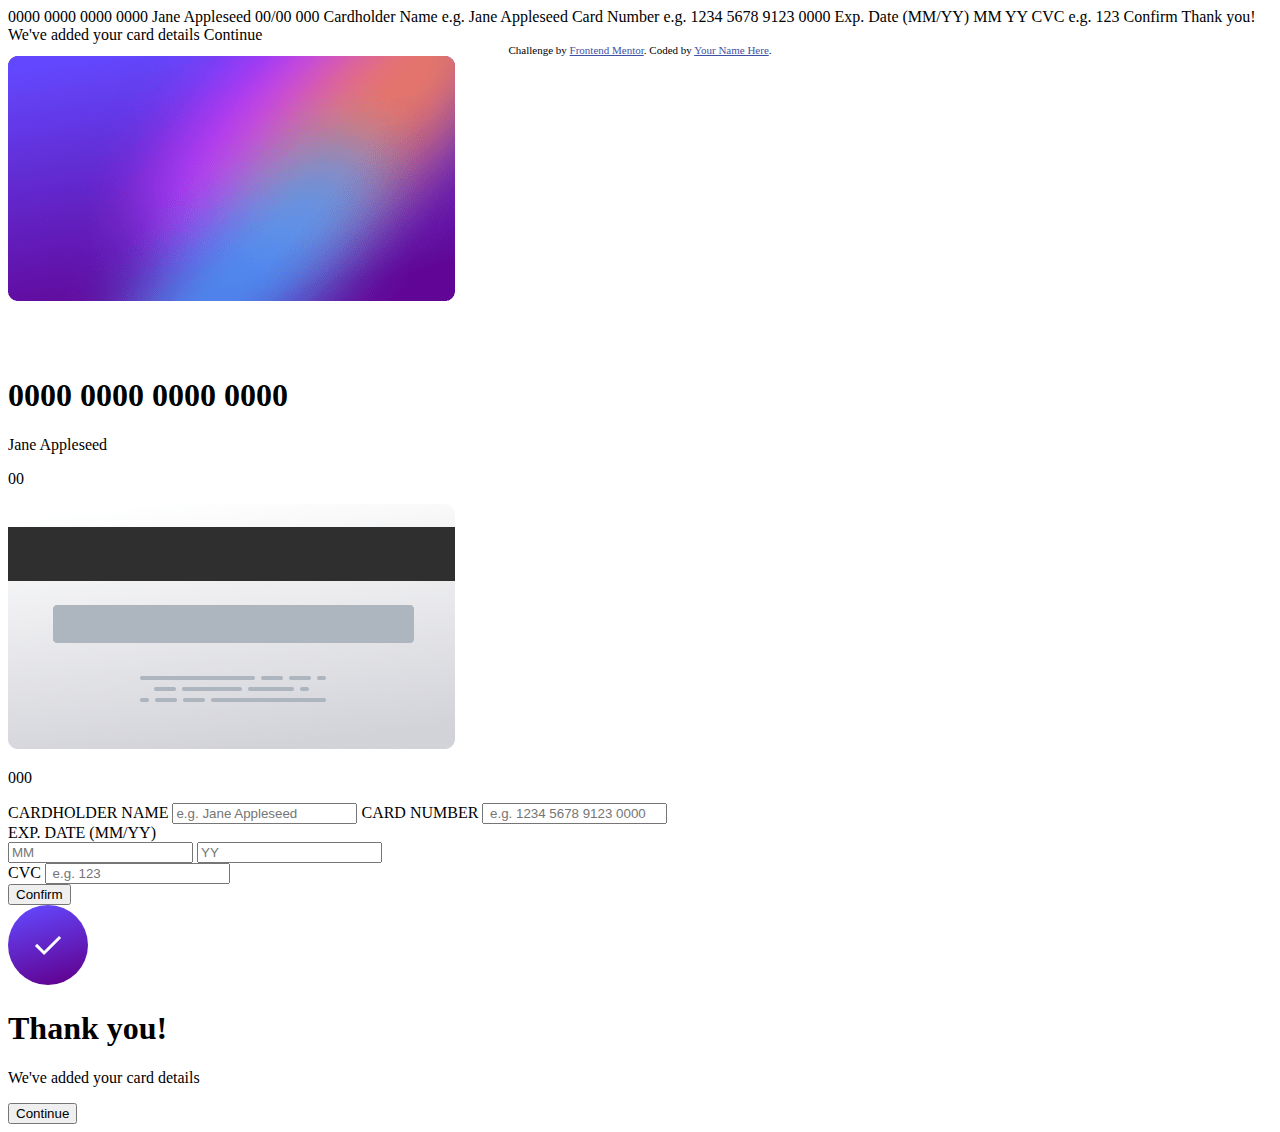
<file: index.html>
<!DOCTYPE html>
<html lang="en">
<head>
  <meta charset="UTF-8">
  <meta name="viewport" content="width=device-width, initial-scale=1.0"> <!-- displays site properly based on user's device -->

  <link rel="icon" type="image/png" sizes="32x32" href="./images/favicon-32x32.png">
  
  <title>Frontend Mentor | Interactive card details form</title>

  <!-- Feel free to remove these styles or customise in your own stylesheet 👍 -->
  <style>
    .attribution { font-size: 11px; text-align: center; }
    .attribution a { color: hsl(228, 45%, 44%); }
  </style>
</head>
<body>

  0000 0000 0000 0000
  Jane Appleseed
  00/00

  000

  Cardholder Name
  e.g. Jane Appleseed

  Card Number
  e.g. 1234 5678 9123 0000

  Exp. Date (MM/YY)
  MM
  YY

  CVC
  e.g. 123

  Confirm

  <!-- Completed state start -->

  Thank you!
  We've added your card details
  Continue
  
  <div class="attribution">
    Challenge by <a href="https://www.frontendmentor.io?ref=challenge" target="_blank">Frontend Mentor</a>. 
    Coded by <a href="#">Your Name Here</a>.
  </div>





  <main class="main-cotainer">
    <section class="cards">
        <div class="front-card">
            <img src="./images/bg-card-front.png" alt="">
            <div class="front-card_data">
              <img src="./images/card-logo.svg" alt="">
              <h1 class="card-number" id="card-number"> 0000 0000 0000 0000</h1>
              <div class="front-card_info">
                <p class="card-name" id="card-name">Jane Appleseed</p>
                <p class="card-date">
                    <span id="card-month">00</span><span id="card-year"></span>
                </p>
              </div>
            </div>
        </div>
        <div class="back-card">
            <img src="./images/bg-card-back.png" alt="">
            <div class="back-card_data">
                <p class="card-cvc" id="card-cvc">000</p>
            </div>
        </div>
    </section>
    <form id="form" class="form" action="">
        <label for="form-name">CARDHOLDER NAME</label>
        <input type="text" id="form-name" name="form-name" placeholder="e.g. Jane Appleseed" maxlength="26" required>
        <span id="error" class="error"></span>
        <label for="form-number">CARD NUMBER</label>
        <input type="text" placeholder=" e.g. 1234 5678 9123 0000" minlength="16" maxlength="16" required>
        <div class="form-date-cvc">
            <div class="form-date">
                <label for="">EXP. DATE (MM/YY)</label>
                <div class="form-date_numbers">
                    <input type="number" id="form-month" name="form-month" placeholder="MM" minlength="2" maxlength="2" required>
                    <input type="text" id="form-year" placeholder="YY" minlength="2" maxlength="2" required>
                </div>
            </div>
            <div class="form-cvc">
                <label for="form-cvc">CVC</label>
                <input type="text" id="form-cvc" placeholder=" e.g. 123" minlength="3" maxlength="3" required>
            </div>
        </div>
        <button class="btn-confirm" type="submit">Confirm</button>
    </form>
    <section class="Completed hidden" id="section-hidden">
        <img src="./images/icon-complete.svg" alt="">
        <h1 id="thanks">Thank you!</h1>
        <p id="info"> We've added your card details</p>
        <button id="btn-continue">Continue</button>

    </section>
</main>








</body>
</html>
</file>
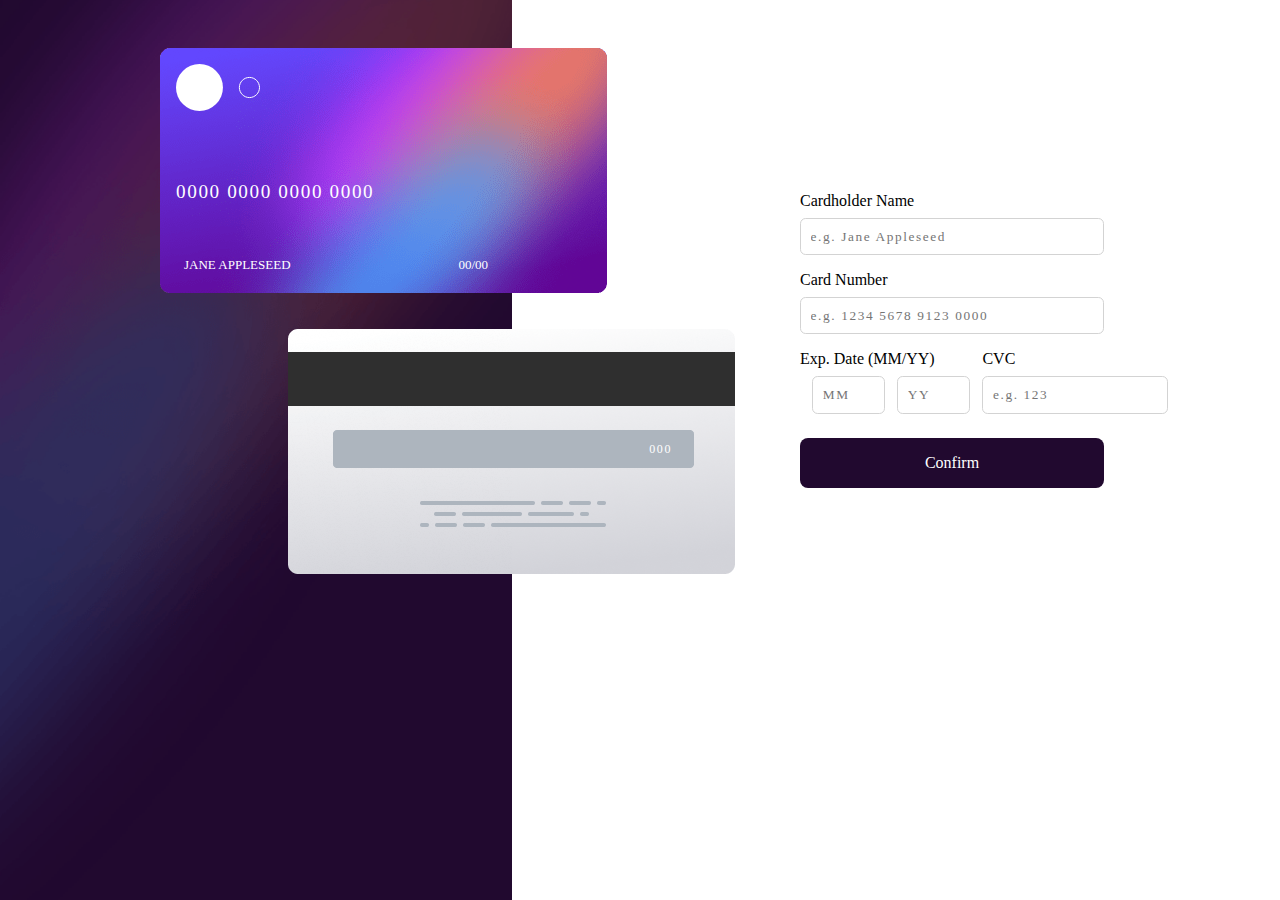
<file: card.html>
<!DOCTYPE html>
<html lang="en">
<head>
    <meta charset="UTF-8">
    <meta name="viewport" content="width=device-width, initial-scale=1.0">
    <link rel="stylesheet" href="./card.css">
    <title>Interactive Card Details</title>
</head>
<body>
     <main class="main-container">
        <section class="cards">
           <div class="front-card">
              <img src="./images/bg-card-front.png" alt="">
              <div class="front-card_data">
                <img src="./images/card-logo.svg" alt="">
                <h1 class="card-number" id="card-number">0000 0000 0000 0000</h1>
                <div class="front-card_info">
                    <p class="card-name" id="card-name">Jane Appleseed</p>
                    <p class="card-date"><span id="card-month">00</span>/<span id="card-year">00</span></p>
                </div>
              </div>
           </div>
            <div class="back-card">
                <img src="./images/bg-card-back.png" alt="">
                <div class="back-card_data">
                    <p class="card-cvc" id="card-cvc">000</p>
                </div>
            </div>     
        </section>
        <section class="form-card">
            <form id="form" class="form" action="">
                  <div class="form-cardholder">
                    <label for="form-name">Cardholder Name</label>
                    <input type="text" id="form-name" name="cardholder" placeholder="e.g. Jane Appleseed" minlength="26" maxlength="26" required>
                    <span id="name-error" class="error"></span> 
                 </div>
                 <div class="form-no">
                    <label for="">Card Number</label>
                    <input type="text" id="form-number" placeholder="e.g. 1234 5678 9123 0000" minlength="16" maxlength="16" required>   
                 </div>
                 <div class="form-date-cvc">
                    <div class="form-date">
                        <label for="exp-month">Exp. Date (MM/YY)</label>
                        <div class="form-date_numbers">
                            <input type="text" id="form-month" name="exp-month" placeholder="MM" required>
                            <input type="text" id="form-year" name="exp-year" placeholder="YY" minlength="2" maxlength="2" required>
                      </div>
                    </div>
                    <div class="form-cvc">
                        <label for="cvc">CVC</label>
                        <input type="text" id="form-cvc" placeholder="e.g. 123" minlength="3" maxlength="3" required>
                    </div>
                 </div>
                 <button class="btn-confirm" type="submit">Confirm</button>
            </form>
        </section>
     </main>
     <section class="completed hidden" id="section-hidden">
        <img src="./images/icon-complete.svg" alt="">
        <h2 id="thanks">Thank you!</h2>
        <p id="info"> We've added your card details</p>
        <button id="btn-continue">Continue</button>
     </section>




    


    <script src="./script.js"></script>
</body>
</html>
</file>
<file: card.css>
@import url(https://fonts.google.com/specimen/Space+Grotesk);

* {
    margin: 0;
    padding: 0;
    box-sizing: border-box;
    font-family: Space Grotesk;
    font-weight: 500;
}

body {
    height: 100vh;
}

.main-container {
     display: flex;
     width: 100%;
     height: 100%;   
}

.cards {
    width: 40%;
    background-image: url(./images/bg-main-desktop.png);
    background-position: center;
    background-size: cover;  
}
.front-card {
    order: 1;
    align-self: start;
    max-width: 90%;
    z-index: 1;
    margin-left: 10rem;
    position: relative;
    margin-top: 3rem;
}

.front-card_data {
    position: absolute;
    inset: 0;
    color: white;
    display: flex;
    flex-direction: column;
    align-items: start;
    justify-content: space-between;
    padding: 1rem;
    padding-bottom: 1rem;
}

.card-number { 
    font-size: larger;
    margin-top: 1.5rem;  
   width: 100%;
  letter-spacing: 0.1rem; 
} 

.front-card_info {
    display: flex;
    width: 100%;
    justify-content: space-between; 
    padding: 0.5rem; 
} 

.card-name {
    font-size: small;
    text-transform: uppercase;
    font-weight: 300;
}  

.card-date {
    font-size: small;
    font-weight: 300; 
}

.back-card {
    max-width: 90%;
    align-self: end;
    order: 2;
    position: relative;
    margin-left: 18rem;
    margin-top: 2rem;
} 


.back-card_data {
    position: absolute;
    inset: 0;
    display: flex;
    align-items: center;
    justify-content: end;
    padding-left: 24rem;
    padding-bottom: 0.5rem;
    font-size: 0.75rem;
    color: white;
    letter-spacing: 0.1rem;
}
   
.form {
    max-width: 25%;
    min-width: 19rem;
    margin-top: 5rem;
    margin-left: 8rem;
}

.label {
    text-transform: uppercase;
    letter-spacing: 0.1rem;
    margin-top: 0.8rem;
}

input {
    padding: 0.6rem;
    margin-top: 0.5rem;
    border-radius: 0.35rem;
    border: 0.1rem solid lightgray;
    cursor: pointer;
    letter-spacing: 0.1rem;
}

.input:active {
    border: 1 solid hsl(278, 49%, 44%);
}

.form-card {
     padding: 7rem 10rem;
}
.form-cardholder {
    display: flex;
    flex-direction: column;
}
.form-date-cvc {
    display: flex;
    flex-direction: row;
    width: 100%;
    margin-top: 1rem;
}

.form-cvc {
    width: 40%;
}

.form-no {
    display: flex;
    flex-direction: column;
    margin-top: 1rem;
}
.form-date_numbers {
    display: flex;
    justify-content: space-evenly;
    
}
.form-date_numbers > input {
    width: 40%;
}

button {
    padding: 1rem;
    border-radius: 0.5rem;
    margin-top: 1.5rem;
    background-color: hsl(278, 68%, 11%);
    color: white;
    border: none; 
    cursor: pointer;
    font-size: 1rem;
    width: 100%;
}

.completed {
    display: flex;
    flex-direction: column;
    justify-content: center;
    align-items: center;
    margin: 1rem;
}

.completed > img {
    width: 20%;
} 

#info {
    color: hsl(270, 3%, 60%);
}

#thanks {
    text-transform: uppercase;
}
 
#section-hidden {
    width: 28rem;
}

#btn-continue {
    width: 70%;
}

.hidden {
    display: none;
}  










/* 

@media screen and (min-width: 375px) {
    
.main-container {
    display: flex;
    flex-direction: column;
    width: 100%;
    height: 100%;   
}
   
.cards {
   width: 100%; 
    background-image: url(./images/bg-main-mobile.png);
    background-position: center;
    background-size: cover;
}

.label {
    text-transform: uppercase;
    letter-spacing: 1rem;
    font-size: 50px;

}
} */
</file>
